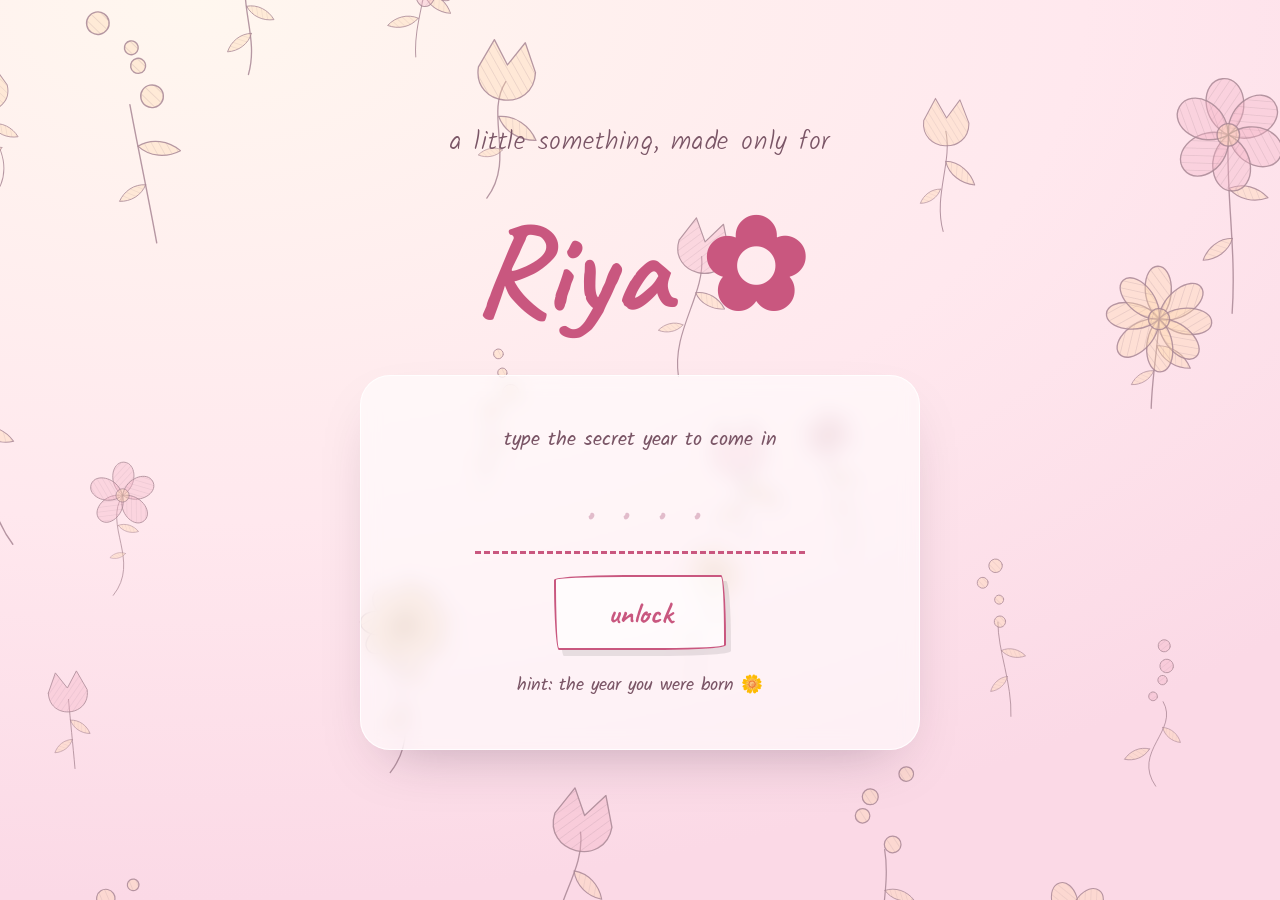
<file: index.html>
<!DOCTYPE html><html lang="en"><head><meta charset="utf-8"><meta name="viewport" content="width=device-width,initial-scale=1"><title>For Riya ✿</title><link rel="stylesheet" href="common.css"><style>
body{--a:#fff7ef;--b:#ffe8ee;--c:#fbd9e6;--ink:#7a5566;--hd:#c9577f;--pc:#a98794;--f1:#f6b3c6;--f2:#ffd8ab}
.card{width:min(560px,92vw);display:flex;flex-direction:column;align-items:center;gap:1.3rem}
input{width:100%;max-width:330px;font:700 3.2rem 'Caveat',cursive;letter-spacing:.5em;text-align:center;padding:.1em 0 .1em .5em;color:var(--hd);background:transparent;border:0;border-bottom:3px dashed var(--hd);outline:0}
input::placeholder{color:#e2bccb}
.shake{animation:sh .5s}
@keyframes sh{20%,60%{transform:translateX(-12px)}40%,80%{transform:translateX(12px)}}
#m{min-height:1.7em;font-size:1.1rem}
</style></head><body data-gate="1" data-p="22"><main>
<p class="cap rise">a little something, made only for</p>
<h1 data-s>Riya ✿</h1>
<div class="card rise" style="--i:4"><p>type the secret year to come in</p><input id="pw" type="password" inputmode="numeric" maxlength="4" autocomplete="off" placeholder="····" aria-label="secret year"><button class="btn" id="u">unlock</button><small id="m">hint: the year you were born 🌼</small></div>
</main><script src="common.js"></script><script>
const pw=document.getElementById('pw'),m=document.getElementById('m');
function chk(){if(pw.value==='2007'){sessionStorage.setItem('riya','1');m.textContent='yay… opening ✿';petals(45,true);setTimeout(()=>go('page1.html'),1000)}else{pw.classList.remove('shake');void pw.offsetWidth;pw.classList.add('shake');m.textContent='hmm, not quite… try again 🌸';pw.value=''}}
document.getElementById('u').onclick=chk;
pw.onkeydown=e=>{if(e.key=='Enter')chk()};
pw.oninput=()=>{pw.value=pw.value.replace(/\D/g,'');if(pw.value.length==4)setTimeout(chk,250)};
</script></body></html>
</file>
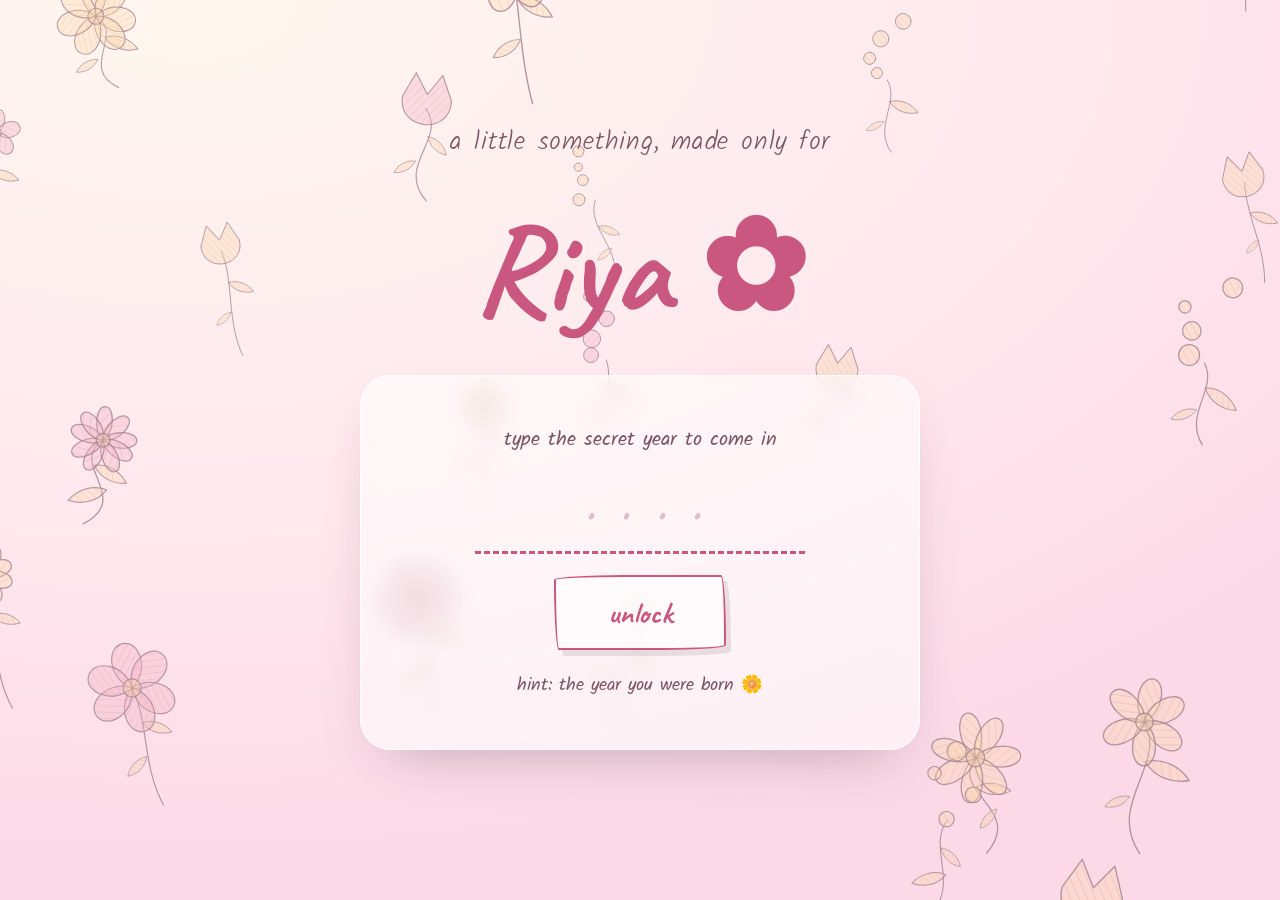
<file: page1.html>
<!DOCTYPE html><html lang="en"><head><meta charset="utf-8"><meta name="viewport" content="width=device-width,initial-scale=1"><title>Happy Birthday ✿</title><link rel="stylesheet" href="common.css"><style>
body{--a:#f6f0ff;--b:#e9e1fb;--c:#d9e6ff;--ink:#5b5380;--hd:#7a5fd0;--pc:#8d86b3;--f1:#c9b8f5;--f2:#ffc9e0}
#cd{display:flex;flex-wrap:wrap;justify-content:center;gap:clamp(.8rem,3vw,2rem)}
.t{min-width:clamp(78px,17vw,170px);padding:1rem .6rem;border:2px dashed var(--hd);border-radius:255px 18px 225px 18px/18px 225px 18px 255px;background:rgba(255,255,255,.5)}
.t b{display:block;font:700 clamp(2.6rem,8vw,5.4rem)/1 'Caveat',cursive;color:var(--hd)}
.t small{font-size:1.05rem}
.card{display:flex;flex-direction:column;gap:1.2rem}
</style></head><body data-n="1" data-p="26"><main>
<p class="cap rise">you made it in ✿</p>
<h1 data-s>Happy Birthday, Riya!</h1>
<p class="cap rise" style="--i:6">19 January, the day the world got a little brighter</p>
<div class="card rise" style="--i:7"><p class="cap" id="cp">counting down to your day</p><div id="cd"></div></div>
<button class="next" data-to="page2.html" data-after="4800">turn the page</button>
</main><script src="common.js"></script><script>
const n=new Date(),td=n.getMonth()==0&&n.getDate()==19;let T=new Date(n.getFullYear(),0,19);if(!td&&n>T)T=new Date(n.getFullYear()+1,0,19);
const cd=document.getElementById('cd');
if(td)document.getElementById('cp').remove();
cd.innerHTML=td?'<h2>आज तुम्हारा दिन है! 🎂</h2>':['दिन','घंटे','मिनट','सेकंड'].map(l=>`<div class="t"><b>00</b><small>${l}</small></div>`).join('');
const bs=cd.querySelectorAll('b');
(function k(){if(td)return;const d=Math.max(0,T-new Date());[d/864e5,d/36e5%24,d/6e4%60,d/1e3%60].forEach((v,i)=>{const s=String(Math.floor(v)).padStart(2,'0');if(bs[i].textContent!=s){bs[i].textContent=s;bs[i].animate([{transform:'translateY(-14px)',opacity:.2},{transform:'none',opacity:1}],300)}});setTimeout(k,1000)})();
</script></body></html>
</file>
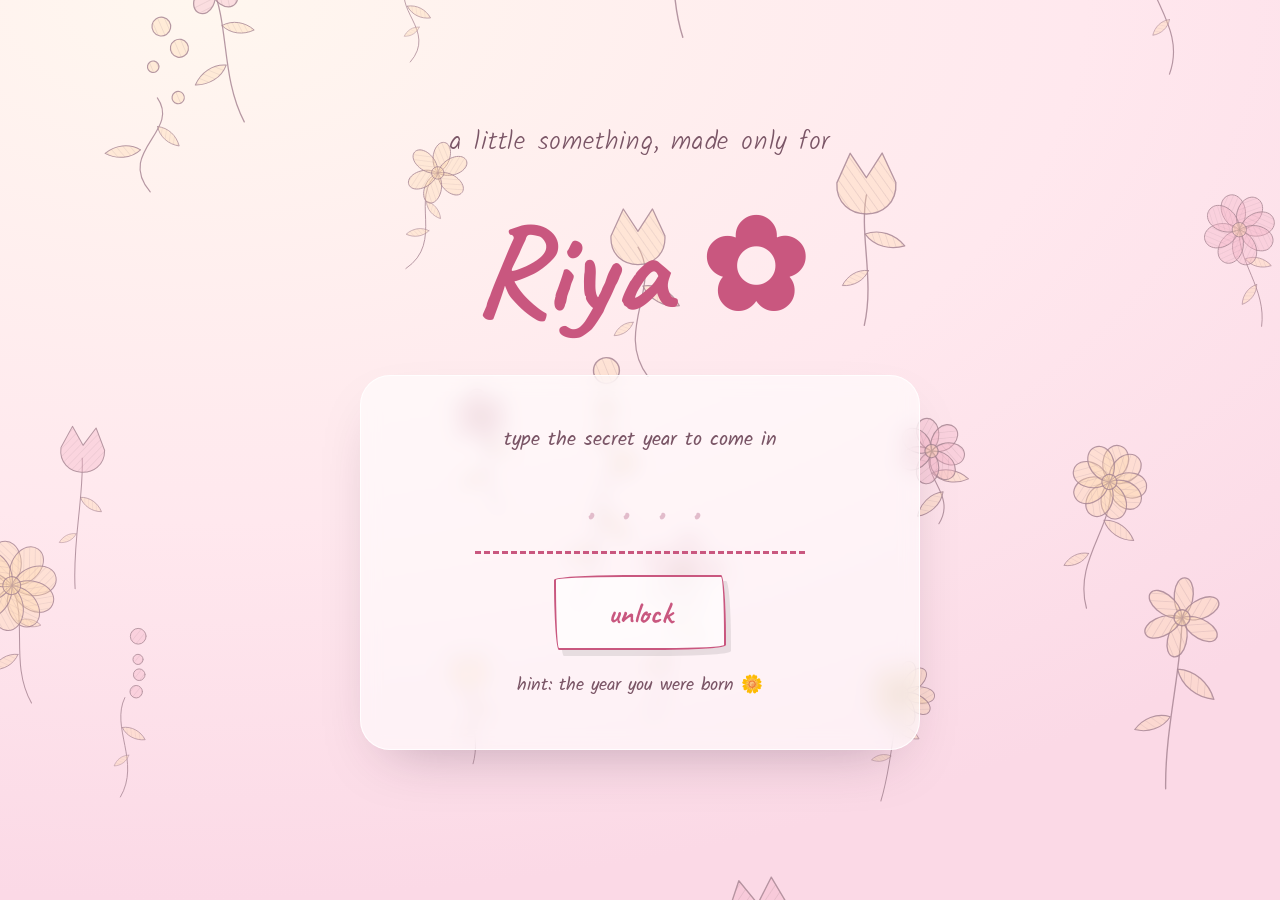
<file: page2.html>
<!DOCTYPE html><html lang="en"><head><meta charset="utf-8"><meta name="viewport" content="width=device-width,initial-scale=1"><title>Little reasons ✿</title><link rel="stylesheet" href="common.css"><style>
body{--a:#f3fff7;--b:#e2f7ea;--c:#d2eef2;--ink:#3f6657;--hd:#2f9a7a;--pc:#6f9a8b;--f1:#a8e3c5;--f2:#fff0a6}
.grid{display:grid;grid-template-columns:repeat(auto-fit,minmax(250px,1fr));gap:1.8rem;width:100%}
.fc{perspective:1000px;height:290px;cursor:pointer}
.in{position:relative;height:100%;transition:transform 1s cubic-bezier(.2,.8,.2,1);transform-style:preserve-3d}
.f .in{transform:rotateY(180deg)}
.fr,.bk{position:absolute;inset:0;display:flex;flex-direction:column;align-items:center;justify-content:center;gap:.7rem;padding:1.5rem;border-radius:28px;border:2px dashed var(--hd);background:rgba(255,255,255,.72);backface-visibility:hidden;-webkit-backface-visibility:hidden;box-shadow:0 20px 40px -24px rgba(20,70,50,.5)}
.fr span{font-size:4.6rem;line-height:1;color:var(--hd);transition:transform .8s}
.fc:hover .fr span{transform:rotate(90deg) scale(1.12)}
.bk{transform:rotateY(180deg);background:rgba(255,255,255,.92);font-size:1.35rem;line-height:1.7}
h3{font:700 1.8rem 'Kalam',cursive;color:var(--hd)}
</style></head><body data-n="2" data-p="24"><main>
<p class="cap rise">tap each flower to open it</p>
<h2 class="rise" style="--i:1">little reasons I adore you</h2>
<div class="grid" id="g"></div>
<p class="cap" id="k">0 / 6 opened</p>
<button class="next" data-to="page3.html" data-hold>one more page</button>
</main><script src="common.js"></script><script>
const C=[['तुम्हारी हँसी','जिस दिन तुम हँसती हो, उस दिन सब कुछ अच्छा लगता है।'],['तुम्हारी बातें','तुमसे बात करते हुए वक़्त कब बीत जाता है, पता ही नहीं चलता।'],['तुम्हारा दिल','तुम सबका इतना ख़्याल रखती हो कि बस, दिल भर आता है।'],['तुम्हारा साथ','तुम साथ हो तो हर मुश्किल थोड़ी आसान लगने लगती है।'],['तुम्हारी मुस्कान','वो एक मुस्कान ही काफ़ी है मेरा पूरा दिन बना देने के लिए।'],['बस तुम','क्योंकि तुम, तुम हो, और यही सबसे ख़ास बात है।']];
const g=document.getElementById('g'),k=document.getElementById('k');let o=0;
g.innerHTML=C.map(([t,b],i)=>`<div class="fc rise" style="--i:${i+2}"><div class="in"><div class="fr"><span>${'❀✿❁✾❃✽'[i]}</span><h3>${t}</h3></div><div class="bk"><p>${b}</p></div></div></div>`).join('');
g.querySelectorAll('.fc').forEach(c=>c.onclick=()=>{c.classList.toggle('f');if(!c.dataset.o){c.dataset.o=1;k.textContent=++o+' / 6 opened';if(o==6){k.textContent='all opened, and there are still more reasons than petals ✿';nx.classList.add('show')}}});
</script></body></html>
</file>
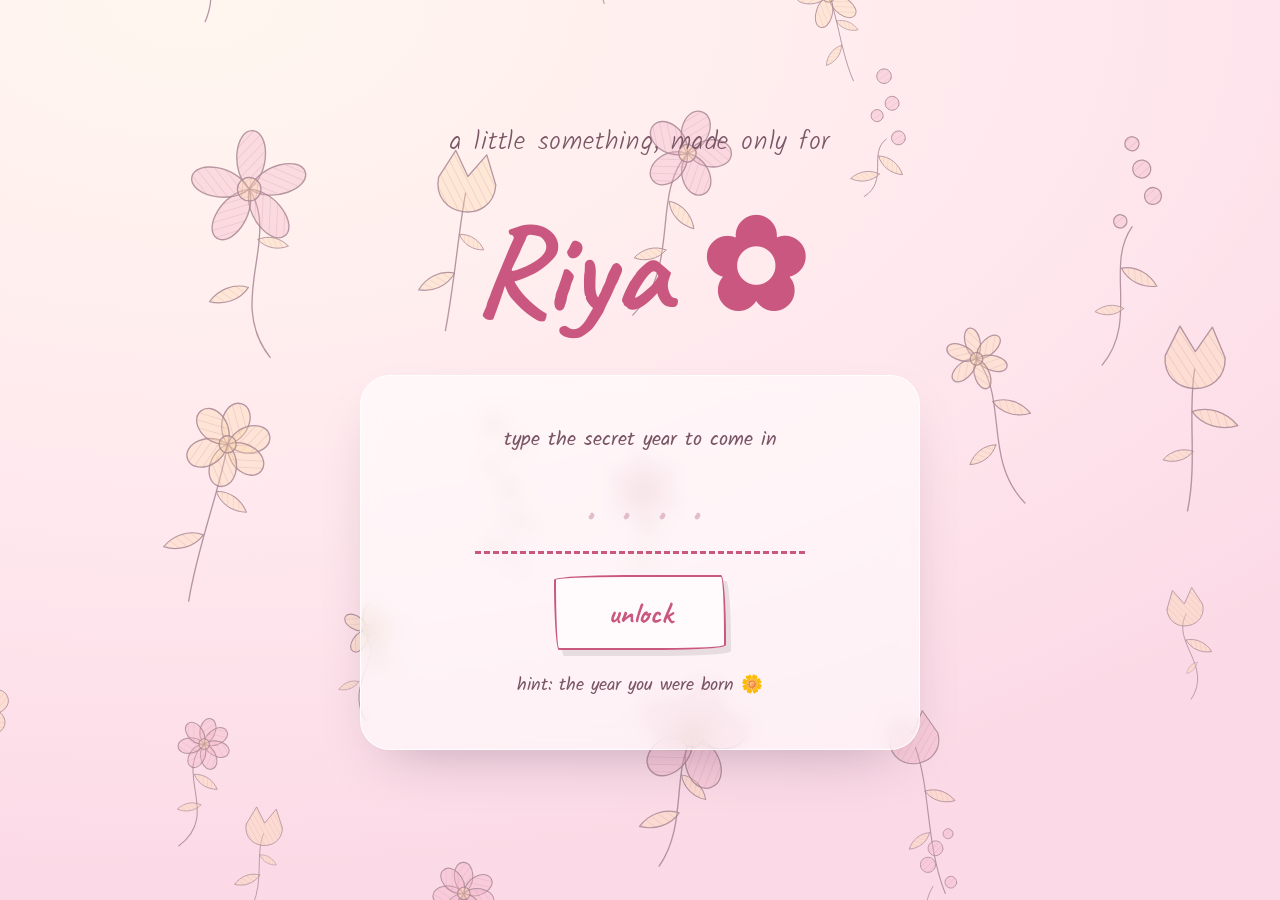
<file: page3.html>
<!DOCTYPE html><html lang="en"><head><meta charset="utf-8"><meta name="viewport" content="width=device-width,initial-scale=1"><title>A letter ✿</title><link rel="stylesheet" href="common.css"><style>
body{--a:#fff8e8;--b:#f6e8cd;--c:#efdcc0;--ink:#6a5035;--hd:#9a6a3a;--pc:#9b8466;--f1:#f0c9a0;--f2:#cfe0f5}
#env{cursor:pointer;display:flex;flex-direction:column;align-items:center;gap:1.2rem;transition:transform 1s,opacity 1s}
#env.gone{transform:translateY(30vh) scale(.7);opacity:0;pointer-events:none}
.ev{position:relative;width:min(440px,82vw);aspect-ratio:3/2;background:linear-gradient(#f6e9d2,#ead7b5);border-radius:10px;box-shadow:0 30px 50px -25px rgba(80,50,10,.55);perspective:900px}
.ev::before{content:'';position:absolute;inset:0;border-radius:10px;background:linear-gradient(to bottom right,transparent 49.5%,rgba(140,100,40,.22) 50%) left/50% 100% no-repeat,linear-gradient(to bottom left,transparent 49.5%,rgba(140,100,40,.22) 50%) right/50% 100% no-repeat}
.fl{position:absolute;left:0;right:0;top:0;height:62%;background:#e5cfa5;clip-path:polygon(0 0,100% 0,50% 100%);transform-origin:top;transition:transform .9s}
#env.open .fl{transform:rotateX(180deg)}
.ev b{position:absolute;left:50%;top:50%;translate:-50% -50%;font-size:2.8rem;color:#c4577a;z-index:2;transition:opacity .5s;animation:hb 1.6s infinite}
@keyframes hb{50%{scale:1.2}}
#env.open b{opacity:0}
.paper{display:none;position:relative;width:min(920px,94vw);padding:3.4rem 3rem 2.4rem 5.6rem;text-align:left;color:#22356b;font:400 clamp(1.5rem,3.2vw,2.3rem)/2.1 'Kalam',cursive;background-color:#fffdf6;background-image:linear-gradient(transparent calc(2.1em - 1px),rgba(120,150,210,.4) 0);background-size:100% 2.1em;background-origin:content-box;background-position:0 -.5em;border-radius:6px;box-shadow:0 2px 0 #eadfc6,0 30px 60px -25px rgba(70,45,10,.5);rotate:-.7deg}
.paper::before{content:'';position:absolute;left:4.4rem;top:0;bottom:0;width:2px;background:rgba(224,110,110,.45)}
.paper.in{display:block;animation:sl 1.3s cubic-bezier(.2,.8,.2,1) both}
@keyframes sl{from{opacity:0;translate:0 60vh;rotate:6deg}}
.paper p{margin:0 0 2.1em;visibility:hidden}
.paper p.s{margin:0}
.paper .w{text-shadow:0 0 .6px rgba(20,35,100,.5)}
.tip{opacity:.55;font-size:1rem}
@media(max-width:600px){.paper{padding:2.2rem 1.1rem 1.6rem 2.8rem}.paper::before{left:2rem}}
</style></head><body data-n="3" data-p="14"><main>
<p class="cap rise" id="hint">a letter is waiting for you…</p>
<div id="env" class="rise" style="--i:1"><div class="ev"><div class="fl"></div><b>♡</b></div><small>tap the envelope</small></div>
<article class="paper" id="L">
<p>प्यारी रिया,</p>
<p>जन्मदिन मुबारक हो! आज १९ जनवरी है, साल का सबसे ख़ास दिन, जब इस दुनिया को तुम्हारी मुस्कान मिली।</p>
<p>तुम मेरी सबसे अच्छी दोस्त हो, और मेरी सबसे पसंदीदा इंसान भी। तुम्हारी हँसी मेरे सबसे उदास दिन को भी रोशन कर देती है।</p>
<p>तुम्हारे साथ बिताया हर पल मेरे लिए एक ख़ूबसूरत याद है। बस यही दुआ है कि तुम यूँ ही मुस्कुराती रहो, और तुम्हारे सारे सपने सच हों।</p>
<p>यह छोटा-सा तोहफ़ा मैंने दिल से बनाया है, सिर्फ़ तुम्हारे लिए।</p>
<p class="s">हमेशा तुम्हारा,</p>
<p><!-- अपना नाम यहाँ लिखो -->तुम्हारा दोस्त ✿</p>
</article>
<small class="tip" id="tip" hidden>tap the letter to finish writing instantly</small>
<button class="next" data-to="page4.html" data-hold>one last page</button>
</main><script src="common.js"></script><script>
const env=document.getElementById('env'),L=document.getElementById('L'),h=document.getElementById('hint'),tip=document.getElementById('tip');
env.onclick=()=>{if(env.classList.contains('open'))return;env.classList.add('open');h.textContent='shhh… read it as it is written ✿';
setTimeout(()=>env.classList.add('gone'),1000);
setTimeout(()=>{env.style.display='none';L.classList.add('in');L.scrollIntoView({behavior:'smooth',block:'center'})},2000);
setTimeout(()=>(document.fonts?document.fonts.ready:Promise.resolve()).then(()=>{tip.hidden=false;write(L,()=>{tip.hidden=true;nx.classList.add('show')})}),3500)};
</script></body></html>
</file>
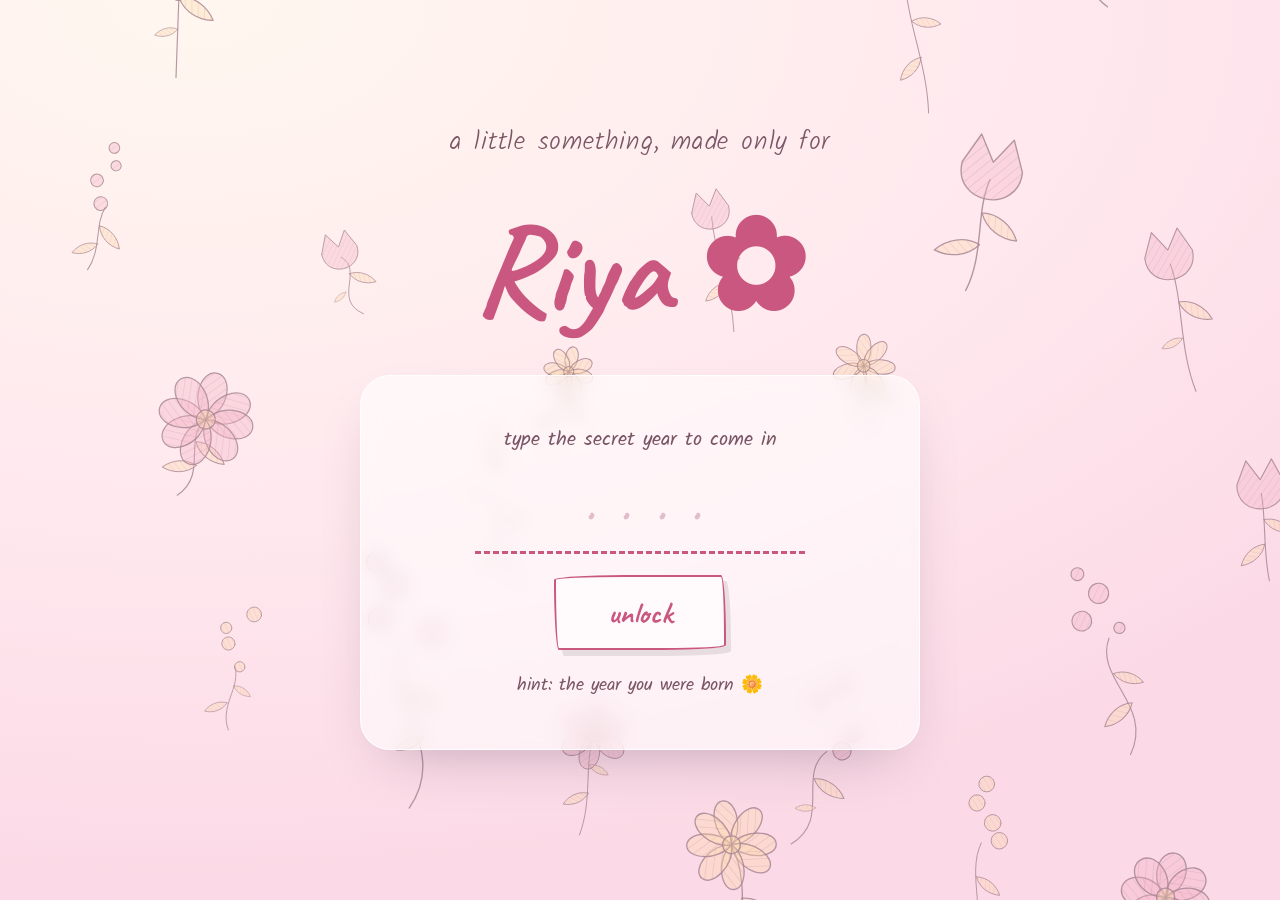
<file: page4.html>
<!DOCTYPE html><html lang="en"><head><meta charset="utf-8"><meta name="viewport" content="width=device-width,initial-scale=1"><title>Make a wish ✿</title><link rel="stylesheet" href="common.css"><style>
body{--a:#fff3e2;--b:#ffdcd9;--c:#d6e0ff;--ink:#6a4a56;--hd:#e0566b;--pc:#a88a86;--f1:#ffb199;--f2:#ffd36e}
#cake{width:min(430px,86vw);height:auto;overflow:visible}
#cake *{stroke:var(--pc);stroke-width:2.2;stroke-linejoin:round;stroke-linecap:round}
#cake .fm,#cake .sm{stroke:none}
.fm{transform-box:fill-box;transform-origin:50% 100%;animation:fk .3s ease-in-out infinite alternate}
@keyframes fk{to{transform:scale(.86,1.14) rotate(5deg)}}
.off .fm{display:none}
.sm{opacity:0}
.off .sm{animation:sm 2.4s ease-out}
@keyframes sm{0%{opacity:.8;transform:translateY(0)}100%{opacity:0;transform:translateY(-46px)}}
.hw{position:relative;width:min(880px,94vw);font:400 clamp(1.6rem,3.6vw,2.6rem)/1.9 'Kalam',cursive;color:#5b3a78}
.hw p{margin:0 0 .6em;visibility:hidden}
</style></head><body data-n="4" data-p="30"><main>
<p class="cap rise">last page, I promise ✿</p>
<h2 class="rise" style="--i:1">make a wish, Riya…</h2>
<svg id="cake" class="rise" style="--i:2" viewBox="0 0 320 270"><ellipse cx="160" cy="252" rx="145" ry="13" fill="rgba(90,50,60,.13)" style="stroke:none"/><rect x="38" y="165" width="244" height="82" rx="16" fill="#ffd3de"/><rect x="72" y="108" width="176" height="62" rx="14" fill="#fff1cf"/><path d="M72 124q11 20 22 0t22 0 22 0 22 0 22 0 22 0 22 0 22 0" fill="#fff"/><path d="M38 182q15.25 22 30.5 0t30.5 0 30.5 0 30.5 0 30.5 0 30.5 0 30.5 0 30.5 0" fill="#fff"/><rect x="116" y="62" width="10" height="48" rx="3" fill="#bfe3ff"/><ellipse class="fm" cx="121" cy="46" rx="6" ry="11" fill="#ffb84d"/><circle class="sm" cx="121" cy="40" r="5" fill="#9a8fa5"/><rect x="155" y="62" width="10" height="48" rx="3" fill="#ffc9dd"/><ellipse class="fm" cx="160" cy="46" rx="6" ry="11" fill="#ffb84d"/><circle class="sm" cx="160" cy="40" r="5" fill="#9a8fa5"/><rect x="194" y="62" width="10" height="48" rx="3" fill="#d6f5c8"/><ellipse class="fm" cx="199" cy="46" rx="6" ry="11" fill="#ffb84d"/><circle class="sm" cx="199" cy="40" r="5" fill="#9a8fa5"/></svg>
<div class="rise" style="--i:3"><button class="btn" id="bl">blow the candles 🕯️</button></div>
<div class="card hw" id="W" hidden><p>जन्मदिन मुबारक हो, रिया! 🎂</p><p>तुम्हारा हर आने वाला दिन फूलों जैसा खिला हुआ और रंगों से भरा हो। यूँ ही हँसती रहो, यूँ ही चमकती रहो।</p></div>
<button class="next" data-to="index.html" data-hold>begin again</button>
</main><script src="common.js"></script><script>
const bl=document.getElementById('bl'),ck=document.getElementById('cake'),W=document.getElementById('W');
function tune(){try{const a=new(window.AudioContext||window.webkitAudioContext)(),N=[[392,.4],[392,.2],[440,.6],[392,.6],[523,.6],[494,1.1],[392,.4],[392,.2],[440,.6],[392,.6],[587,.6],[523,1.1],[392,.4],[392,.2],[784,.6],[659,.6],[523,.6],[494,.6],[440,.8],[698,.4],[698,.2],[659,.6],[523,.6],[587,.6],[523,1.4]];let t=a.currentTime+.1;N.forEach(([f,d])=>{const o=a.createOscillator(),g=a.createGain();o.type='triangle';o.frequency.value=f;g.gain.setValueAtTime(0,t);g.gain.linearRampToValueAtTime(.16,t+.03);g.gain.exponentialRampToValueAtTime(.001,t+d*.95);o.connect(g).connect(a.destination);o.start(t);o.stop(t+d);t+=d})}catch(e){}}
bl.onclick=()=>{bl.disabled=true;ck.classList.add('off');tune();petals(90,true);
setTimeout(()=>{bl.parentNode.style.display='none';W.hidden=false;W.scrollIntoView({behavior:'smooth',block:'center'});(document.fonts?document.fonts.ready:Promise.resolve()).then(()=>write(W,()=>nx.classList.add('show')))},1600)};
</script></body></html>
</file>
<file: common.css>
@import url('https://fonts.googleapis.com/css2?family=Caveat:wght@500;700&family=Kalam:wght@300;400;700&display=swap');
*{box-sizing:border-box;margin:0;padding:0}
html{scroll-behavior:smooth}
body{min-height:100vh;font:400 1.25rem/1.6 'Kalam',cursive;color:var(--ink);background:radial-gradient(120% 100% at 15% 0,var(--a),var(--b) 58%,var(--c)) fixed;overflow-x:hidden;transition:opacity .7s,transform .7s,filter .7s}
body.out{opacity:0;transform:scale(1.05);filter:blur(10px)}
#bg{position:fixed;inset:0;width:100%;height:100%;z-index:0;pointer-events:none}
#bg path,#bg circle{stroke:var(--pc);stroke-width:1.1;stroke-linecap:round;stroke-linejoin:round}
.dr{opacity:0;stroke-dasharray:1;stroke-dashoffset:1;animation:dr 3s ease-out var(--dl,0s) forwards,fi 1.8s ease var(--dl,0s) forwards}
@keyframes dr{to{stroke-dashoffset:0}}
@keyframes fi{to{opacity:.85}}
.sw{transform-box:fill-box;transform-origin:50% 100%;animation:sw 7s ease-in-out infinite alternate}
@keyframes sw{from{transform:rotate(-2.4deg)}to{transform:rotate(2.4deg)}}
.pt{position:fixed;top:-6vh;z-index:1;pointer-events:none;width:var(--s);height:calc(var(--s)*1.4);border-radius:100% 0 100% 0;opacity:.75;animation:fall var(--d) linear infinite}
@keyframes fall{to{transform:translate(var(--x),114vh) rotate(560deg) rotateX(280deg)}}
main{position:relative;z-index:2;width:min(1180px,94vw);min-height:100vh;margin:auto;padding:9vh 0 12vh;display:flex;flex-direction:column;align-items:center;justify-content:center;gap:2.4rem;text-align:center}
h1,h2{font-family:'Caveat','Kalam',cursive;color:var(--hd);line-height:1.05}
h1{font-size:clamp(3.4rem,10vw,8rem)}
h2{font-size:clamp(2.2rem,6vw,4.4rem)}
.wd{display:inline-block;white-space:nowrap}
h1 b{display:inline-block;font-weight:700;opacity:0;animation:pop .9s cubic-bezier(.3,1.7,.5,1) calc(var(--i)*.07s + .3s) forwards}
@keyframes pop{from{opacity:0;transform:translateY(.7em) rotate(-9deg) scale(.5)}to{opacity:1;transform:none}}
.cap{font-weight:300;font-size:clamp(1.1rem,2.4vw,1.6rem);letter-spacing:.03em}
.rise{opacity:0;animation:rise 1.1s cubic-bezier(.2,.8,.2,1) calc(var(--i,0)*.2s + .4s) forwards}
@keyframes rise{from{opacity:0;transform:translateY(44px)}to{opacity:1;transform:none}}
.card{background:rgba(255,255,255,.58);backdrop-filter:blur(9px);-webkit-backdrop-filter:blur(9px);border:1.5px solid rgba(255,255,255,.85);border-radius:30px;padding:clamp(1.4rem,4vw,3rem);box-shadow:0 24px 60px -28px rgba(60,30,60,.35)}
.btn,.next{font:700 clamp(1.4rem,3vw,1.9rem) 'Caveat','Kalam',cursive;color:var(--hd);background:rgba(255,255,255,.62);border:2.5px solid var(--hd);border-radius:255px 18px 225px 18px/18px 225px 18px 255px;padding:.55em 1.7em;cursor:pointer;box-shadow:5px 6px 0 rgba(0,0,0,.09);transition:transform .35s,box-shadow .35s,background .35s,opacity .9s}
.next{opacity:0;pointer-events:none;transform:translateY(30px)}
.next::after{content:'✿';display:inline-block;margin-left:.5em;transition:transform .7s}
.next.show{opacity:1;pointer-events:auto;transform:none;animation:bob 3.2s ease-in-out 1s infinite}
.btn:hover,.next.show:hover{transform:translateY(-4px) rotate(-1.6deg);background:#fff;box-shadow:8px 11px 0 rgba(0,0,0,.1)}
.next.show:hover::after{transform:rotate(180deg) scale(1.25)}
@keyframes bob{50%{translate:0 -8px}}
.dots{position:fixed;bottom:2.4vh;left:50%;translate:-50% 0;display:flex;gap:.8rem;z-index:3}
.dots i{width:11px;height:11px;border-radius:50%;border:1.5px solid var(--hd);opacity:.5}
.dots i.on{background:var(--hd);opacity:1}
.w{display:inline-block;padding:.2em .06em;margin:0 -.03em;translate:0 var(--y,0);rotate:var(--r,0deg);-webkit-mask:linear-gradient(100deg,#000 44%,transparent 56%) 100% 0/260% 100% no-repeat;mask:linear-gradient(100deg,#000 44%,transparent 56%) 100% 0/260% 100% no-repeat;animation:wr var(--d) cubic-bezier(.45,.05,.55,.95) var(--t) both}
@keyframes wr{to{-webkit-mask-position:0 0;mask-position:0 0}}
.pen{position:absolute;left:0;top:0;width:0;height:0;opacity:0;pointer-events:none;z-index:6}
@media(prefers-reduced-motion:reduce){.sw,.next.show{animation:none}}
@media(max-width:600px){main{gap:1.7rem}}
</file>
